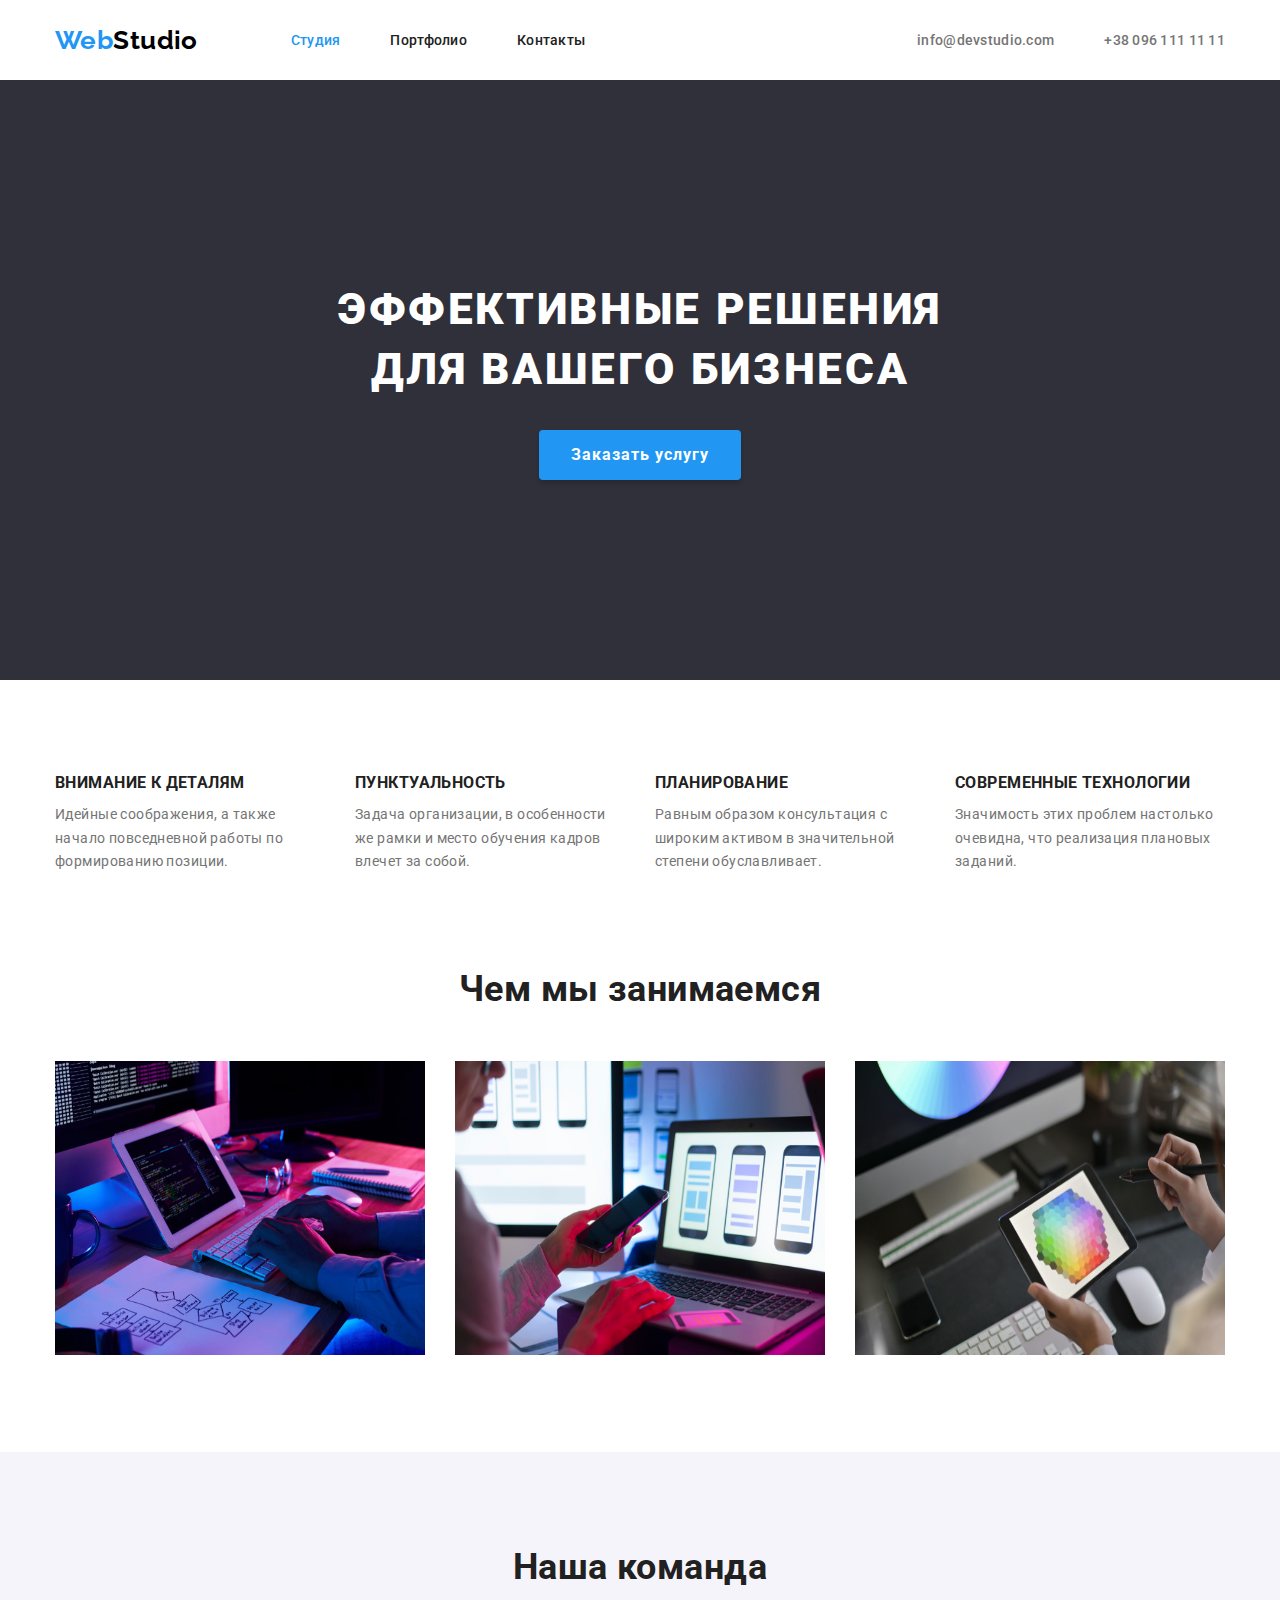
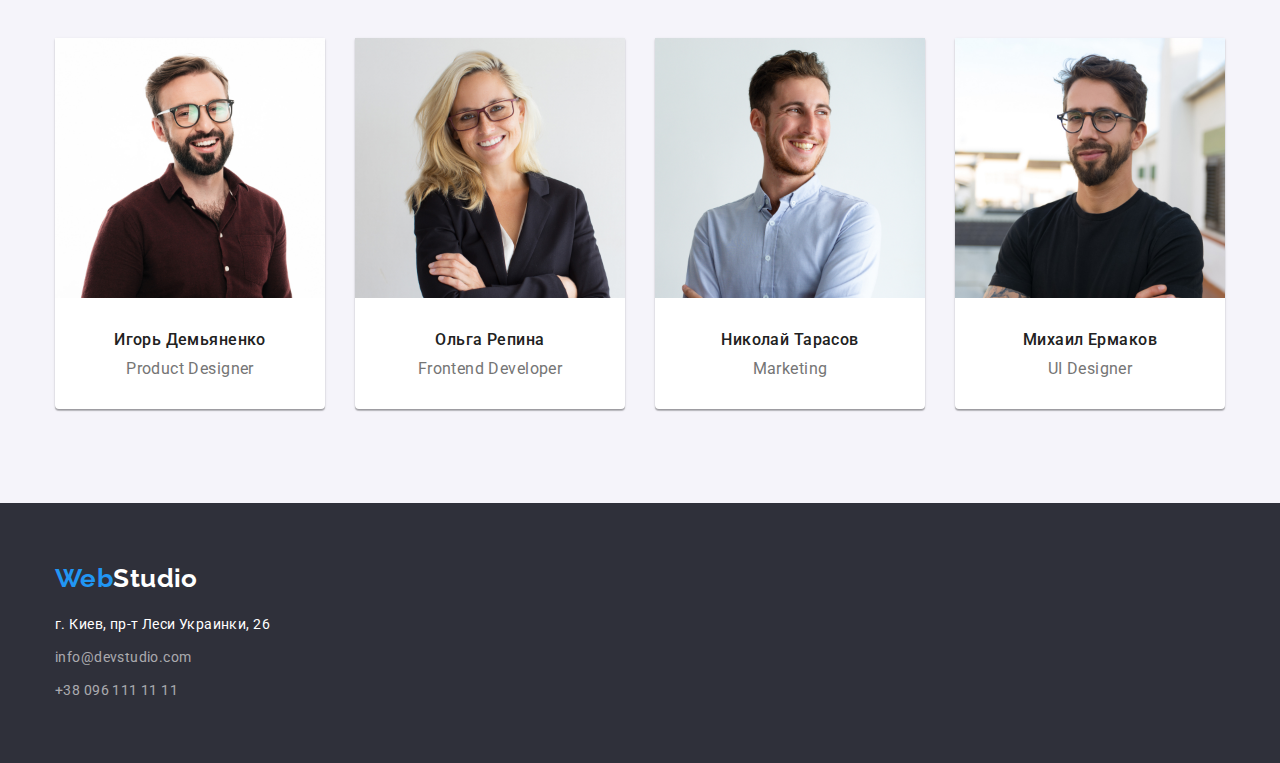
<file: index.html>
<!DOCTYPE html>
<html lang="ru">
<head>
    <meta charset="UTF-8">
    <meta name="viewport" content="width=device-width, initial-scale=1.0">
    <title>Web Studio</title>
    <link href="https://fonts.googleapis.com/css2?family=Roboto:wght@400;500;700;900&display=swap" rel="stylesheet">
    <link href="https://fonts.googleapis.com/css2?family=Raleway:wght@700&family=Roboto:wght@400;500;700;900&display=swap" rel="stylesheet">
    <link rel="stylesheet" href="https://cdnjs.cloudflare.com/ajax/libs/modern-normalize/1.0.0/modern-normalize.min.css">
    <link rel="stylesheet" href="./css/style.css">    
</head>
<body>
    <header class="page-header">
            <nav class="header-nav container">
            <a href="./index.html" class="logo"><span>Web</span><span class="studio-logo">Studio</span></a>
            <ul class="site-nav">
                <li class="item"><a class="current nav-link" href="./index.html">Студия</a></li>
                <li class="item"><a class="nav-link" href="./portfolio.html">Портфолио</a></li>
                <li class="item"><a class="nav-link" href="#">Контакты</a></li>
            </ul>
            <ul class="auth-nav">
                <li class="item"><a class="contact-link" href="mailto:info@devstudio.com">info@devstudio.com</a></li>
                <li class="item"><a class="contact-link" href="tel:+380961111111">+38 096 111 11 11</a></li>
             </ul>
        </nav>
    </header>
    <main>
        <section class="hero">
            <div class="container">
            <h1 class="hero-title">Эффективные решения<br>для вашего бизнеса</h1>
            <a class="hero-button" href="#">Заказать услугу</a>                      
            </div>        
        </section>
        <section class="about-us">
            <div class="container">
                <h2 class="title">Особенности</h2>
            <ul class="about-us-list">
                <li>
                    <h3 class="about-us-title">Внимание к деталям</h3>
                    <p class="about-us-text">Идейные соображения, а также начало повседневной работы по формированию позиции.</p>
                </li>
                <li>
                    <h3 class="about-us-title">Пунктуальность</h3>
                    <p class="about-us-text">Задача организации, в особенности же рамки и место обучения кадров влечет за собой.</p>
                </li>
                <li>
                    <h3 class="about-us-title">Планирование</h3>
                    <p class="about-us-text">Равным образом консультация с широким активом в значительной степени обуславливает.</p>
                </li>
                <li>
                    <h3 class="about-us-title">Современные технологии</h3>
                    <p class="about-us-text">Значимость этих проблем настолько очевидна, что реализация плановых заданий.</p>
                </li>
            </ul>
            <h2 class="what-we-do-title">Чем мы занимаемся</h2>
            <ul class="what-we-do-list">
                <li>
                    <img class="what-we-do-img" src="./images/img1.jpg" alt="картинка рабочего процесса 1">
                </li>
                <li>
                    <img class="what-we-do-img" src="./images/img2.jpg" alt="картинка рабочего процесса 2">
                </li>
                <li>
                    <img class="what-we-do-img" src="./images/img3.jpg" alt="картинка рабочего процесса 3">
                </li>
            </ul>
        </div>
        </section>
        <section class="team">
            <div class="container">
            <h2 class="team-title">Наша команда</h2>
            <ul class="team-list">
                <li>
                    <img class="photo" src="./images/igor_demyanenko.jpg" alt="Игорь Демьяненко">
                    <h3 class="team-worker">Игорь Демьяненко</h3>
                    <p class="profession">Product Designer</p>
                </li>
                <li>
                    <img class="photo" src="./images/olga_repina.jpg" alt="Ольга Репина">
                    <h3 class="team-worker">Ольга Репина</h3>
                    <p class="profession">Frontend Developer</p>
                </li>
                <li>
                    <img class="photo" src="./images/nikolai_tarasov.jpg" alt="Николай Тарасов">
                    <h3 class="team-worker">Николай Тарасов</h3>
                    <p  class="profession">Marketing</p>
                </li>
                <li>
                    <img class="photo" src="./images/mihail_ermakov.jpg" alt="Михаил Ермаков">
                    <h3 class="team-worker">Михаил Ермаков</h3>
                    <p class="profession">UI Designer</p>
                </li>
            </ul>                
            </div>
        </section>
    </main>
    <footer class="footer">
        <div class="footer-nav container">
         <a href="./index.html" class="logo"><span>Web</span><span class="studio-logo">Studio</span></a>
        <address>
            <ul class="footer-auth-nav">
                <li><a  class="link address" href="#">г. Киев, пр-т Леси Украинки, 26</a></li>
                <li><a class="link" href="mailto:info@devstudio.com">info@devstudio.com</a></li>
                <li><a class="link" href="tel:+380961111111">+38 096 111 11 11</a></li>
            </ul>
        </address>   
        </div>
    </footer>
</body>
</html>
</file>
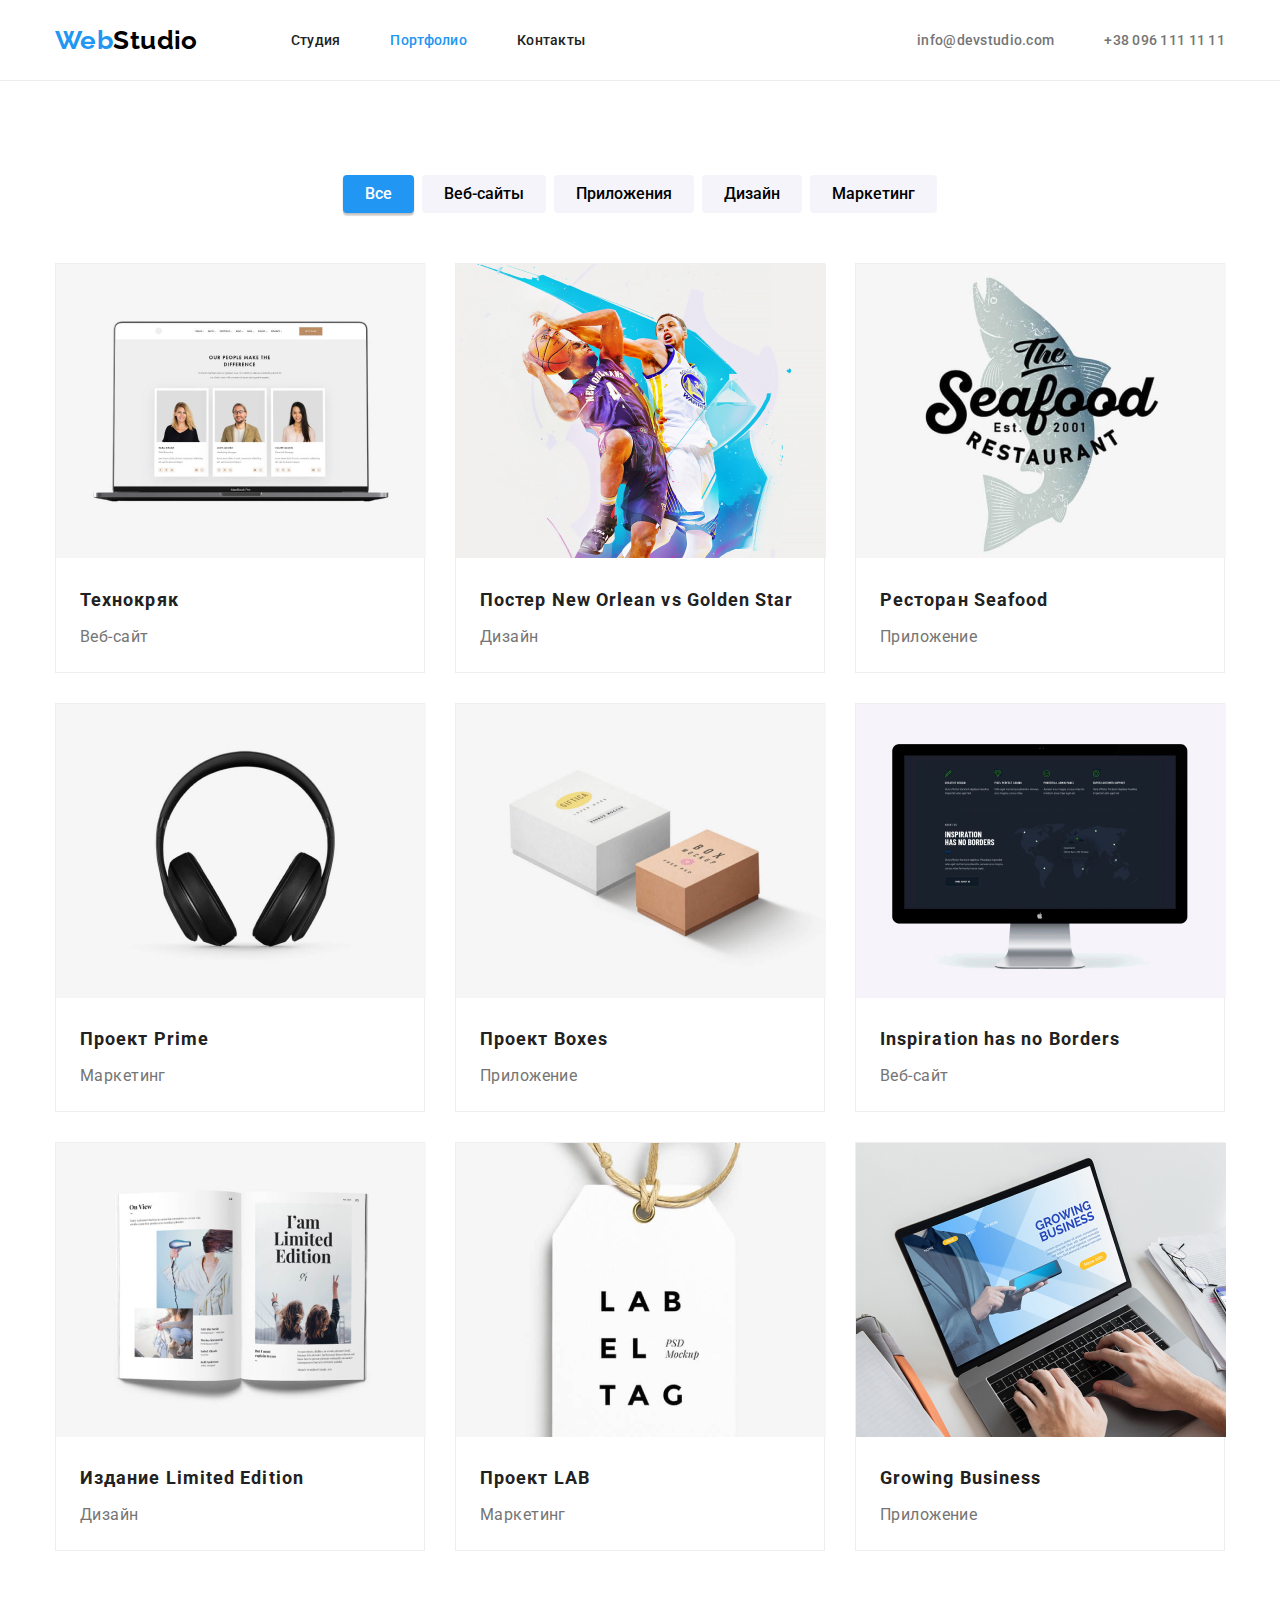
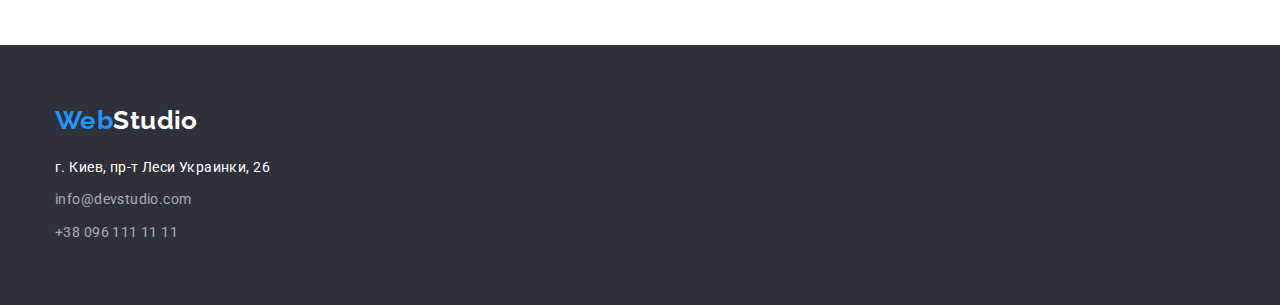
<file: portfolio.html>
<!DOCTYPE html>
<html lang="ru">
<head>
    <meta charset="UTF-8">
    <meta name="viewport" content="width=device-width, initial-scale=1.0">
    <title>Portfolio</title>
    <link href="https://fonts.googleapis.com/css2?family=Roboto:wght@400;500;700;900&display=swap" rel="stylesheet">
    <link href="https://fonts.googleapis.com/css2?family=Raleway:wght@700&family=Roboto:wght@400;500;700;900&display=swap"
        rel="stylesheet">
    <link rel="stylesheet" href="https://cdnjs.cloudflare.com/ajax/libs/modern-normalize/1.0.0/modern-normalize.min.css">
    <link rel="stylesheet" href="./css/style.css">
</head>
<body>
    <header class="page-header">
      <nav class="header-nav container">
        <a href="./index.html" class="logo"><span>Web</span><span class="studio-logo">Studio</span></a>
        <ul class="site-nav">
            <li class="item"><a class="nav-link" href="./index.html">Студия</a></li>
            <li class="item"><a class="current nav-link" href="./portfolio.html">Портфолио</a></li>
            <li class="item"><a class="nav-link" href="#">Контакты</a></li>
        </ul>
        <ul class="auth-nav">
            <li class="item"><a class="contact-link" href="mailto:info@devstudio.com">info@devstudio.com</a></li>
            <li class="item"><a class="contact-link" href="tel:+380961111111">+38 096 111 11 11</a></li>
        </ul>
      </nav>
    </header>
    <main>
        <section class="our-works">
            <div class="container">
            <h1 class="title">Наши роботы</h1>
            <ul class="button"> 
              <li class="icon"><button class="current button-icon">Все</button></li>
              <li class="icon"><button class="button-icon">Веб-сайты</button></li>
              <li class="icon"><button class="button-icon">Приложения</button></li>
              <li class="icon"><button class="button-icon">Дизайн</button></li>
              <li class="icon"><button class="button-icon">Маркетинг</button></li>
            </ul>
            <ul class="project">
              <li class="item"><a href="">
                  <img src="./images/tehno.jpg" alt="картинка вебсайта на ноутбуке">
                  <h2 class="project-name">Технокряк</h2>
                  <p class="project-type">Веб-сайт</p>
              </a></li>
              <li class="item"><a href="">
                  <img src="./images/new-orlean.jpg" alt="плакат с баскетболистами">
                  <h2 class="project-name">Постер New Orlean vs Golden Star</h2>
                  <p class="project-type">Дизайн</p>
              </a></li>
              <li class="item"><a href="">
                  <img src="./images/seafood.jpg" alt="логотип рыбного ресторана">
                  <h2 class="project-name">Ресторан Seafood</h2>
                  <p class="project-type">Приложение</p>
              </a></li>
              <li class="item"><a href="">
                  <img src="./images/headfones.jpg" alt="картинка наушников">
                  <h2 class="project-name">Проект Prime</h2>
                  <p class="project-type">Маркетинг</p>
              </a></li>
              <li class="item"><a href="">
                  <img src="./images/boxes.jpg" alt="картинка с коробками">
                  <h2 class="project-name">Проект Boxes</h2>
                  <p class="project-type">Приложение</p>
              </a></li>
              <li class="item"><a href="">
                  <img src="./images/pc.jpg" alt="картинка монитора с веб-сайтом">
                  <h2 class="project-name">Inspiration has no Borders</h2>
                  <p class="project-type">Веб-сайт</p>
              </a></li>
              <li class="item"><a href="">
                  <img src="./images/book.jpg" alt="фото с журнальным розворотом">
                  <h2 class="project-name">Издание Limited Edition</h2>
                  <p class="project-type">Дизайн</p>
              </a></li>
              <li class="item"><a href="">
                  <img src="./images/label.jpg" alt="картинка с биркой">
                  <h2 class="project-name">Проект LAB</h2>
                  <p class="project-type">Маркетинг</p>
              </a></li>
              <li class="item"><a href="">
                  <img src="./images/laptop.jpg" alt="фото ноутбука с руками на клавиатуре">
                  <h2 class="project-name">Growing Business</h2>
                  <p class="project-type">Приложение</p>
              </a></li>   
            </ul>
            </div>
      </section>
  </main>
    <footer class="footer">
        <div class="footer-nav container">
            <a href="./index.html" class="logo"><span>Web</span><span class="studio-logo">Studio</span></a>
            <address>
                <ul class="footer-auth-nav">
                    <li><a class="link address" href="#">г. Киев, пр-т Леси Украинки, 26</a></li>
                    <li><a class="link" href="mailto:info@devstudio.com">info@devstudio.com</a></li>
                    <li><a class="link" href="tel:+380961111111">+38 096 111 11 11</a></li>
                </ul>
            </address>
        </div>
    </footer>
</body>
</html>
</file>
<file: css/style.css>
html {
  box-sizing: border-box;
}
*,
*::before,
*::after {
  box-sizing: inherit;
}

ul {
  list-style: none;
}

a {
  text-decoration: none;
  color: var(--text-color-black);
}
* {
  margin: 0;
  padding: 0;
}
/*убрали дефолтные стили*/

:root {
  --text-color-white: #ffffff;
  --text-color-black: #212121;
  --text-color-grey: #757575;
  --accent-color: #2196f3;
  --text-color-auth-nav: rgba(255, 255, 255, 0.6);
  --text-color-black-logo: #000000;
  --background-color-gray: #2f303a;
  --background-color-bottom: #f5f4fa;
  --border-color: #ececec;
  --border-color-projects: #eeeeee;
}

/*общие стили для index.html */

body {
  font-family: 'Roboto', sans-serif;
  font-weight: 400;
  font-size: 14px;
  line-height: 1.17;
  letter-spacing: 0.03em;
  color: var(--text-color-black);
  background-color: var(--text-color-white);
}

/*шапка сайта*/

.container {
  margin-left: auto;
  margin-right: auto;
  width: 1200px;
  padding-left: 15px;
  padding-right: 15px;
}
.header-nav {
  align-items: center;
  display: flex;
}
.logo {
  font-family: 'Raleway', sans-serif;
  font-weight: 700;
  font-size: 26px;
  color: var(--accent-color);
  display: flex;
}
.studio-logo {
  color: var(--text-color-black-logo);
}

.site-nav {
  display: flex;
  margin-left: 93px;
}
.site-nav .item:not(:last-child) {
  margin-right: 50px;
}
.nav-link {
  font-weight: 500;
  letter-spacing: 0.02em;
  display: flex;
  padding: 32px 0px;
}
.current.nav-link {
  color: var(--accent-color);
}
.contact-link {
  font-weight: 500;
  letter-spacing: 0.02em;
  color: var(--text-color-grey);
}
.auth-nav {
  display: flex;
  margin-left: auto;
}
.auth-nav .item + .item {
  margin-left: 50px;
}

.nav-link:hover,
.nav-link:focus,
.contact-link:hover,
.contact-link:focus {
  color: var(--accent-color);
}

/* секция герой  */
.hero {
  text-align: center;
  background-color: var(--background-color-gray);
  padding: 200px 0;
}
.hero-title {
  font-weight: 900;
  font-size: 44px;
  line-height: 1.36;
  letter-spacing: 0.06em;
  text-transform: uppercase;
  color: var(--text-color-white);
  margin-bottom: 30px;
}
.hero-button {
  font-weight: 700;
  font-size: 16px;
  line-height: 1.87;
  letter-spacing: 0.06em;
  background-color: var(--accent-color);
  color: var(--text-color-white);
  display: inline-block;
  padding: 10px 32px;
  box-shadow: 0px 4px 4px rgba(0, 0, 0, 0.15);
  border-radius: 4px;
}

/* секция особенности и чем мы занимаемся */

.title {
  display: none;
}
.about-us {
  padding: 94px 0;
}
.about-us-list {
  display: flex;
  margin-bottom: 94px;
}
.about-us-list li {
  width: 270px;
}
.about-us-list li:not(:last-child) {
  margin-right: 30px;
}

.about-us-title {
  font-weight: 700;
  line-height: 1.14;
  text-transform: uppercase;
  margin-bottom: 10px;
}
.about-us-text {
  line-height: 1.71;
  color: var(--text-color-grey);
}
.what-we-do-title,
.team-title {
  font-weight: 700;
  font-size: 36px;
  text-align: center;
  margin-bottom: 50px;
}
.what-we-do-list {
  display: flex;
}
.what-we-do-list li:not(:last-child) {
  margin-right: 30px;
}

.what-we-do-img {
  width: 370px;
  height: 294px;
}

/* секция наша команда */

.team {
  background-color: #f5f4fa;
  padding: 94px 0;
}
.team-list {
  display: flex;
}
.team-list li:not(:last-child) {
  margin-right: 30px;
}

.team-list li {
  background-color: var(--text-color-white);
  box-shadow: 0px 1px 3px rgba(0, 0, 0, 0.12), 0px 1px 1px rgba(0, 0, 0, 0.14),
    0px 2px 1px rgba(0, 0, 0, 0.2);
  border-radius: 0px 0px 4px 4px;
}
.photo {
  width: 270px;
  margin-bottom: 30px;
}
.team-worker {
  font-weight: 500;
  font-size: 16px;
  text-align: center;
  margin-bottom: 10px;
}
.profession {
  font-size: 16px;
  color: var(--text-color-grey);
  text-align: center;
  margin-bottom: 30px;
}

/* футер */

.footer {
  background-color: var(--background-color-gray);
  padding: 60px 0;
}
.footer .logo {
  margin-bottom: 20px;
}
.footer .studio-logo {
  color: var(--text-color-white);
}
.footer-auth-nav .link {
  line-height: 1.71;
  color: var(--text-color-auth-nav);
  font-style: normal;
}
.footer-auth-nav li:not(:last-child) {
  margin-bottom: 9px;
}
.footer-auth-nav .address {
  color: var(--text-color-white);
}

/* оформление для сайта портфолио */
.our-works {
  padding: 94px 0;
  border-top: 1px solid var(--border-color);
}

.button {
  display: flex;
  justify-content: center;
  margin-bottom: 50px;
}

.button-icon {
  font-weight: 500;
  font-size: 16px;
  line-height: 1.62;
  background-color: var(--background-color-bottom);
  padding: 6px 22px;
  border-radius: 4px;
  border: none;
}
.icon:not(:last-child) {
  margin-right: 8px;
}
.current.button-icon,
.button-icon:hover,
.button-icon:focus {
  background-color: var(--accent-color);
  color: var(--text-color-white);
  box-shadow: 0px 3px 1px rgba(0, 0, 0, 0.1), 0px 1px 2px rgba(0, 0, 0, 0.08),
    0px 2px 2px rgba(0, 0, 0, 0.12);
}
.project {
  display: flex;
  flex-wrap: wrap;
}

.project .item {
  width: 370px;
  margin: 0px 30px 30px 0px;
  border: 1px solid var(--border-color-projects);
}

.project .item:nth-child(3n + 3) {
  margin-right: 0px;
}
.project .item:nth-last-child(-n + 3) {
  margin-bottom: 0px;
}
.project-name {
  font-weight: 700;
  font-size: 18px;
  line-height: 2;
  letter-spacing: 0.06em;
  margin: 20px 24px 4px;
}
.project-type {
  font-size: 16px;
  line-height: 1.87;
  color: var(--text-color-grey);
  margin: 0px 24px 20px;
}
</file>
